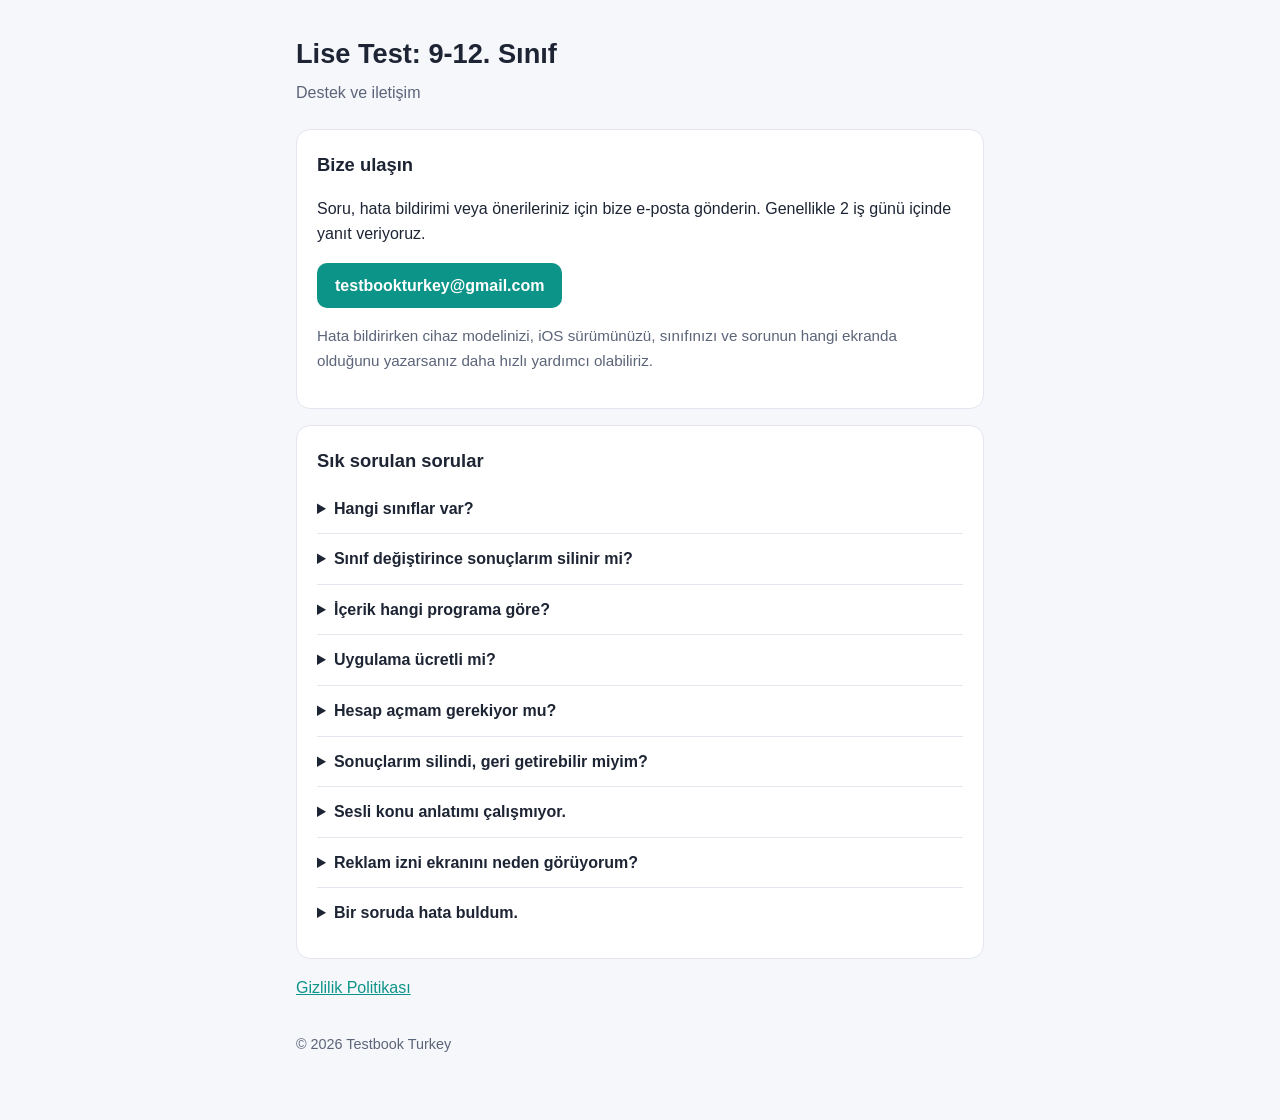
<file: index.html>
<!doctype html>
<html lang="tr">
<head>
<meta charset="utf-8">
<meta name="viewport" content="width=device-width, initial-scale=1">
<title>Lise Test – Destek</title>
<link rel="stylesheet" href="style.css">
</head>
<body>
<main>
  <h1>Lise Test: 9-12. Sınıf</h1>
  <p class="sub">Destek ve iletişim</p>

  <div class="card">
    <h2 style="margin-top:0">Bize ulaşın</h2>
    <p>Soru, hata bildirimi veya önerileriniz için bize e-posta gönderin. Genellikle 2 iş günü içinde yanıt veriyoruz.</p>
    <p><a class="btn" href="mailto:testbookturkey@gmail.com?subject=Lise%20Test%20-%20Destek">testbookturkey@gmail.com</a></p>
    <p style="color:var(--muted);font-size:.95rem">Hata bildirirken cihaz modelinizi, iOS sürümünüzü, sınıfınızı ve sorunun hangi ekranda olduğunu yazarsanız daha hızlı yardımcı olabiliriz.</p>
  </div>

  <div class="card">
    <h2 style="margin-top:0">Sık sorulan sorular</h2>
    <details><summary>Hangi sınıflar var?</summary><p>9, 10, 11 ve 12. sınıf. İlk açılışta sınıfınızı seçersiniz; sınıfı ana ekrandan ya da Ayarlar'dan istediğiniz zaman değiştirebilirsiniz. 12. sınıfta YKS'ye yönelik TYT ve AYT bölümleri ile deneme sınavları bulunur.</p></details>
    <details><summary>Sınıf değiştirince sonuçlarım silinir mi?</summary><p>Hayır. Her sınıfın sonuçları ve günlük hedefi ayrı tutulur; eski sınıfa döndüğünüzde kaldığınız yerden devam edersiniz.</p></details>
    <details><summary>İçerik hangi programa göre?</summary><p>9, 10 ve 11. sınıf kendi MEB öğretim programlarına göre hazırlanmıştır. Programın dışında kalan tekrar ve ileri konular derslerin sonunda "Ek Konular" başlığı altındadır. 12. sınıf YKS (TYT ve AYT) kapsamına göredir.</p></details>
    <details><summary>Uygulama ücretli mi?</summary><p>Hayır. Tüm testler, konu anlatımları ve deneme sınavları ücretsizdir. Uygulama reklamlarla desteklenir.</p></details>
    <details><summary>Hesap açmam gerekiyor mu?</summary><p>Hayır. Uygulama giriş veya hesap gerektirmez. Sonuçlarınız yalnızca cihazınızda saklanır.</p></details>
    <details><summary>Sonuçlarım silindi, geri getirebilir miyim?</summary><p>Veriler yalnızca cihazda tutulduğu için uygulama silindiğinde geri getirilemez.</p></details>
    <details><summary>Sesli konu anlatımı çalışmıyor.</summary><p>Sesli anlatım telefonunuzun Türkçe metin okuma sesini kullanır. iOS <b>Ayarlar → Erişilebilirlik → Seslendirilen İçerik → Sesler</b> bölümünden Türkçe bir ses indirebilirsiniz.</p></details>
    <details><summary>Reklam izni ekranını neden görüyorum?</summary><p>iOS, reklamların kişiselleştirilmesi için izin sorar. İzin vermezseniz reklamlar yine gösterilir ama kişiselleştirilmez; uygulamanın tüm özellikleri aynı şekilde çalışır. Kararınızı iOS <b>Ayarlar → Gizlilik ve Güvenlik → İzleme</b> bölümünden değiştirebilirsiniz.</p></details>
    <details><summary>Bir soruda hata buldum.</summary><p>Lütfen sınıfı, dersi, testin ve sorunun adını e-postayla bize iletin; bir sonraki güncellemede düzeltiriz.</p></details>
  </div>

  <p><a href="gizlilik.html">Gizlilik Politikası</a></p>
  <footer>© 2026 Testbook Turkey</footer>
</main>
</body>
</html>
</file>
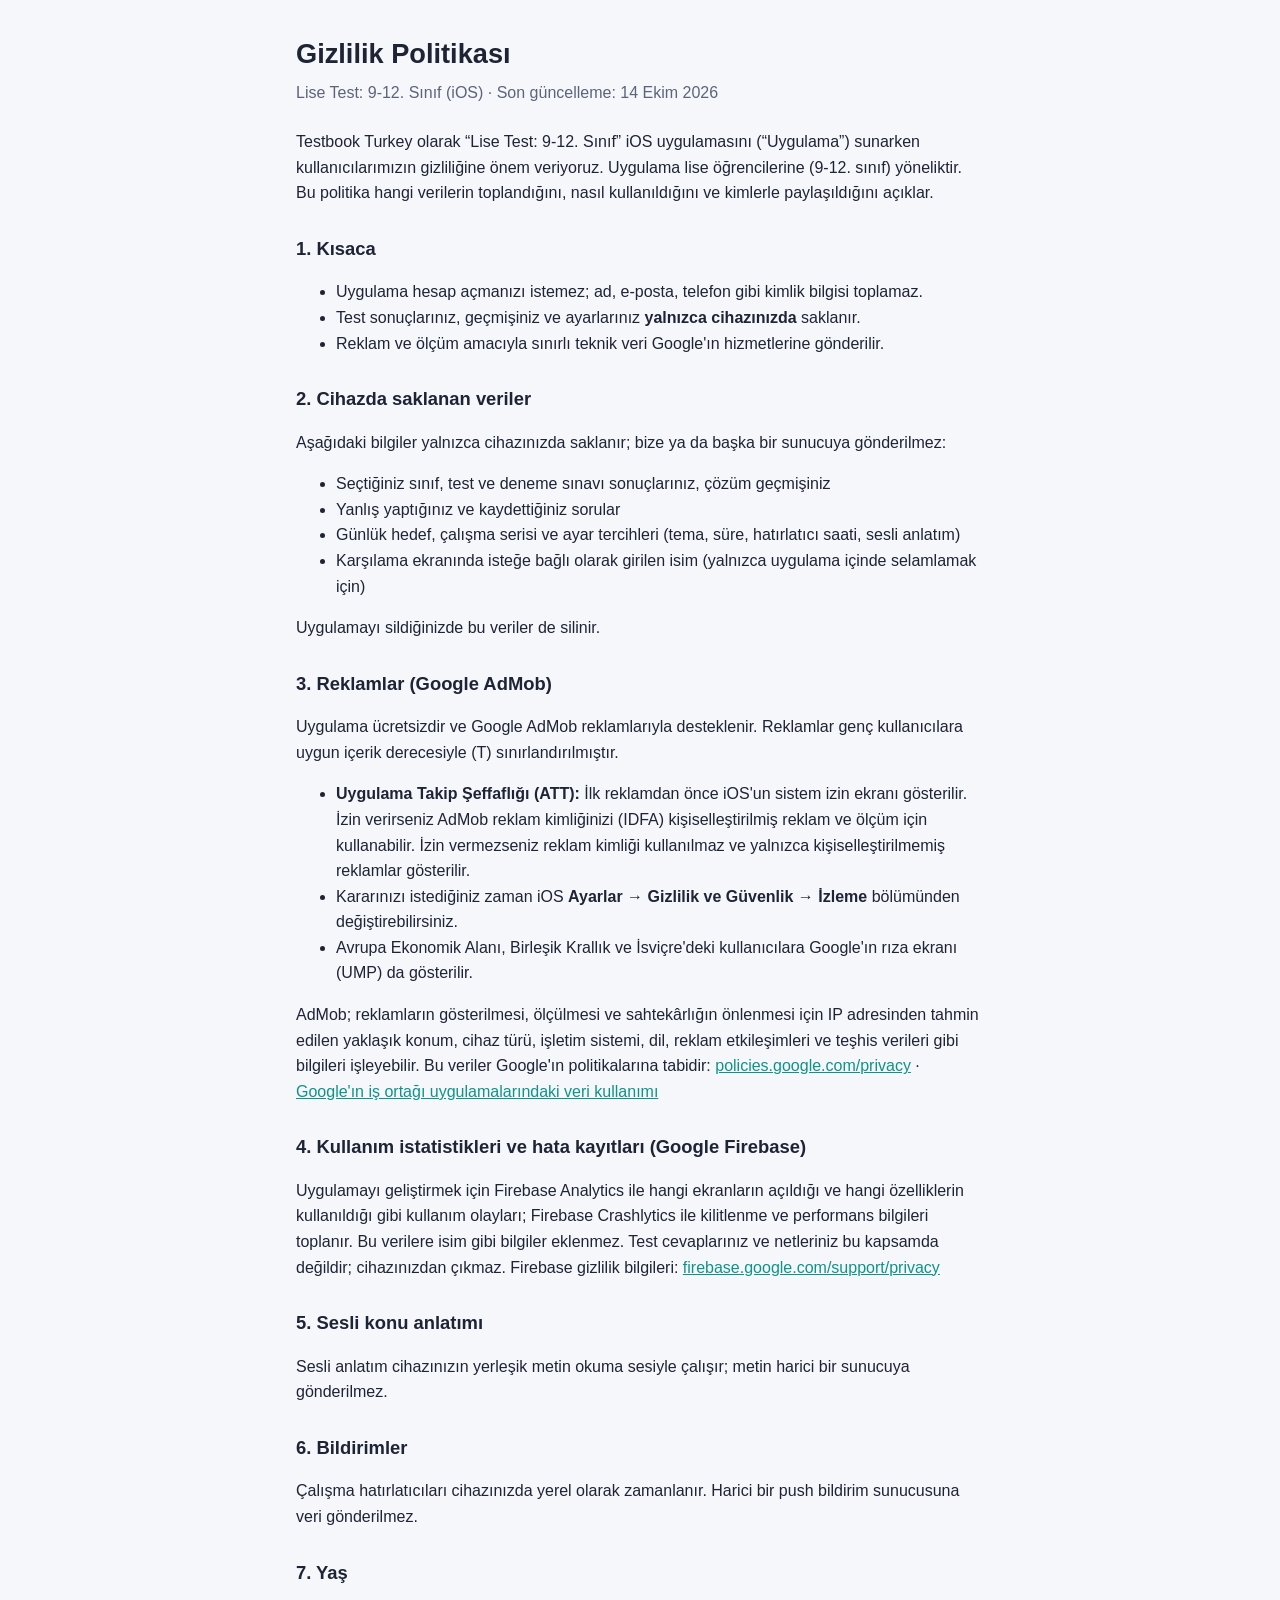
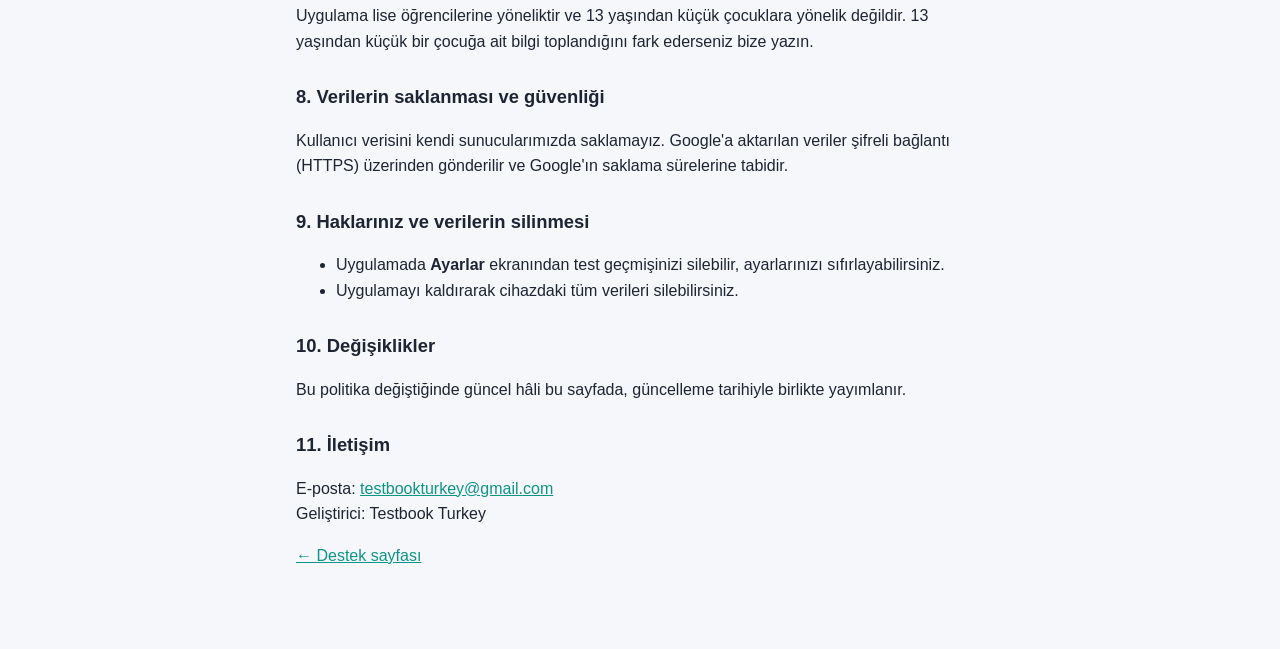
<file: gizlilik.html>
<!doctype html>
<html lang="tr">
<head>
<meta charset="utf-8">
<meta name="viewport" content="width=device-width, initial-scale=1">
<title>Lise Test – Gizlilik Politikası</title>
<link rel="stylesheet" href="style.css">
</head>
<body>
<main>
  <h1>Gizlilik Politikası</h1>
  <p class="sub">Lise Test: 9-12. Sınıf (iOS) · Son güncelleme: 14 Ekim 2026</p>

  <p>Testbook Turkey olarak “Lise Test: 9-12. Sınıf” iOS uygulamasını (“Uygulama”) sunarken kullanıcılarımızın gizliliğine önem veriyoruz. Uygulama lise öğrencilerine (9-12. sınıf) yöneliktir. Bu politika hangi verilerin toplandığını, nasıl kullanıldığını ve kimlerle paylaşıldığını açıklar.</p>

  <h2>1. Kısaca</h2>
  <ul>
    <li>Uygulama hesap açmanızı istemez; ad, e-posta, telefon gibi kimlik bilgisi toplamaz.</li>
    <li>Test sonuçlarınız, geçmişiniz ve ayarlarınız <b>yalnızca cihazınızda</b> saklanır.</li>
    <li>Reklam ve ölçüm amacıyla sınırlı teknik veri Google'ın hizmetlerine gönderilir.</li>
  </ul>

  <h2>2. Cihazda saklanan veriler</h2>
  <p>Aşağıdaki bilgiler yalnızca cihazınızda saklanır; bize ya da başka bir sunucuya gönderilmez:</p>
  <ul>
    <li>Seçtiğiniz sınıf, test ve deneme sınavı sonuçlarınız, çözüm geçmişiniz</li>
    <li>Yanlış yaptığınız ve kaydettiğiniz sorular</li>
    <li>Günlük hedef, çalışma serisi ve ayar tercihleri (tema, süre, hatırlatıcı saati, sesli anlatım)</li>
    <li>Karşılama ekranında isteğe bağlı olarak girilen isim (yalnızca uygulama içinde selamlamak için)</li>
  </ul>
  <p>Uygulamayı sildiğinizde bu veriler de silinir.</p>

  <h2>3. Reklamlar (Google AdMob)</h2>
  <p>Uygulama ücretsizdir ve Google AdMob reklamlarıyla desteklenir. Reklamlar genç kullanıcılara uygun içerik derecesiyle (T) sınırlandırılmıştır.</p>
  <ul>
    <li><b>Uygulama Takip Şeffaflığı (ATT):</b> İlk reklamdan önce iOS'un sistem izin ekranı gösterilir. İzin verirseniz AdMob reklam kimliğinizi (IDFA) kişiselleştirilmiş reklam ve ölçüm için kullanabilir. İzin vermezseniz reklam kimliği kullanılmaz ve yalnızca kişiselleştirilmemiş reklamlar gösterilir.</li>
    <li>Kararınızı istediğiniz zaman iOS <b>Ayarlar → Gizlilik ve Güvenlik → İzleme</b> bölümünden değiştirebilirsiniz.</li>
    <li>Avrupa Ekonomik Alanı, Birleşik Krallık ve İsviçre'deki kullanıcılara Google'ın rıza ekranı (UMP) da gösterilir.</li>
  </ul>
  <p>AdMob; reklamların gösterilmesi, ölçülmesi ve sahtekârlığın önlenmesi için IP adresinden tahmin edilen yaklaşık konum, cihaz türü, işletim sistemi, dil, reklam etkileşimleri ve teşhis verileri gibi bilgileri işleyebilir. Bu veriler Google'ın politikalarına tabidir: <a href="https://policies.google.com/privacy">policies.google.com/privacy</a> · <a href="https://policies.google.com/technologies/partner-sites">Google'ın iş ortağı uygulamalarındaki veri kullanımı</a></p>

  <h2>4. Kullanım istatistikleri ve hata kayıtları (Google Firebase)</h2>
  <p>Uygulamayı geliştirmek için Firebase Analytics ile hangi ekranların açıldığı ve hangi özelliklerin kullanıldığı gibi kullanım olayları; Firebase Crashlytics ile kilitlenme ve performans bilgileri toplanır. Bu verilere isim gibi bilgiler eklenmez. Test cevaplarınız ve netleriniz bu kapsamda değildir; cihazınızdan çıkmaz. Firebase gizlilik bilgileri: <a href="https://firebase.google.com/support/privacy">firebase.google.com/support/privacy</a></p>

  <h2>5. Sesli konu anlatımı</h2>
  <p>Sesli anlatım cihazınızın yerleşik metin okuma sesiyle çalışır; metin harici bir sunucuya gönderilmez.</p>

  <h2>6. Bildirimler</h2>
  <p>Çalışma hatırlatıcıları cihazınızda yerel olarak zamanlanır. Harici bir push bildirim sunucusuna veri gönderilmez.</p>

  <h2>7. Yaş</h2>
  <p>Uygulama lise öğrencilerine yöneliktir ve 13 yaşından küçük çocuklara yönelik değildir. 13 yaşından küçük bir çocuğa ait bilgi toplandığını fark ederseniz bize yazın.</p>

  <h2>8. Verilerin saklanması ve güvenliği</h2>
  <p>Kullanıcı verisini kendi sunucularımızda saklamayız. Google'a aktarılan veriler şifreli bağlantı (HTTPS) üzerinden gönderilir ve Google'ın saklama sürelerine tabidir.</p>

  <h2>9. Haklarınız ve verilerin silinmesi</h2>
  <ul>
    <li>Uygulamada <b>Ayarlar</b> ekranından test geçmişinizi silebilir, ayarlarınızı sıfırlayabilirsiniz.</li>
    <li>Uygulamayı kaldırarak cihazdaki tüm verileri silebilirsiniz.</li>
  </ul>

  <h2>10. Değişiklikler</h2>
  <p>Bu politika değiştiğinde güncel hâli bu sayfada, güncelleme tarihiyle birlikte yayımlanır.</p>

  <h2>11. İletişim</h2>
  <p>E-posta: <a href="mailto:testbookturkey@gmail.com">testbookturkey@gmail.com</a><br>Geliştirici: Testbook Turkey</p>

  <p><a href="index.html">← Destek sayfası</a></p>
</main>
</body>
</html>
</file>
<file: style.css>
:root{--bg:#f6f7fb;--card:#fff;--text:#1d2433;--muted:#5b6478;--accent:#0D9488;--border:#e3e6ee}
@media (prefers-color-scheme:dark){:root{--bg:#0d1324;--card:#16203a;--text:#e8ecf5;--muted:#a3adc2;--accent:#2DD4BF;--border:#26324f}}
*{box-sizing:border-box}
body{margin:0;background:var(--bg);color:var(--text);font:16px/1.6 -apple-system,BlinkMacSystemFont,"Segoe UI",Roboto,sans-serif}
main{max-width:720px;margin:0 auto;padding:32px 16px 64px}
h1{font-size:1.7rem;margin:0 0 4px}h2{font-size:1.15rem;margin:28px 0 8px}
.sub{color:var(--muted);margin:0 0 24px}
.card{background:var(--card);border:1px solid var(--border);border-radius:14px;padding:20px;margin:16px 0}
a{color:var(--accent)}
.btn{display:inline-block;background:var(--accent);color:#fff;text-decoration:none;padding:10px 18px;border-radius:10px;font-weight:600}
details{border-top:1px solid var(--border);padding:12px 0}details:first-of-type{border-top:0}
summary{cursor:pointer;font-weight:600}
footer{color:var(--muted);font-size:.9rem;margin-top:32px}
</file>
